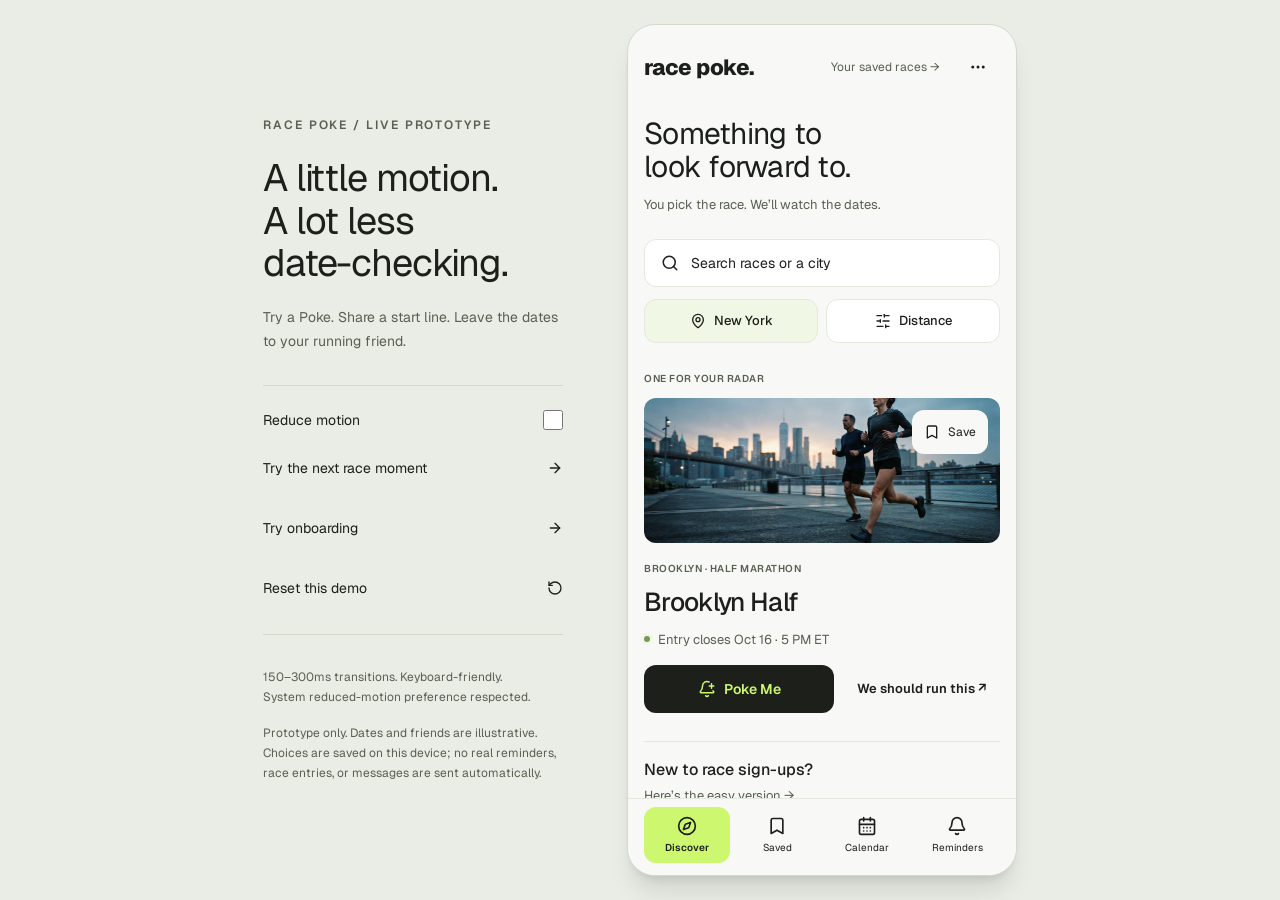
<file: index.html>
<!doctype html>
<meta http-equiv="refresh" content="0; url=prototype/">
<meta name="viewport" content="width=device-width, initial-scale=1">
<title>Race Poke</title>
<p>Opening <a href="prototype/">Race Poke</a>…</p>
</file>
<file: prototype/style.css>
:root { color-scheme: light; --fast: 160ms; --normal: 220ms; --sheet: 260ms; --ease: cubic-bezier(.22,1,.36,1); }
* { -webkit-tap-highlight-color: transparent; box-sizing: border-box; }
button, a, input, summary { touch-action: manipulation; }
button:not(:disabled), a, summary { cursor: pointer; }
button:disabled { cursor: not-allowed; }
button, a, summary { transition: background-color var(--fast) ease, color var(--fast) ease, border-color var(--fast) ease, transform var(--fast) var(--ease), opacity var(--fast) ease; }
button:focus-visible, a:focus-visible, input:focus-visible, summary:focus-visible, [tabindex="0"]:focus-visible { outline: 2px solid #557431; outline-offset: 4px; }
button:active:not(:disabled), .tactile:active { transform: scale(.98); }
#phone { height: min(880px, calc(100dvh - 48px)); min-height: 580px; }
#screen { scrollbar-width: none; }
#screen::-webkit-scrollbar { display: none; }
#view { opacity: 1; transform: translateY(0); transition: opacity 140ms ease, transform 180ms var(--ease); }
#view.leaving { opacity: 0; transform: translateY(-4px); }
#view.arriving { animation: arrive 180ms var(--ease) both; }
@keyframes arrive { from { opacity: 0; transform: translateY(5px); } to { opacity: 1; transform: translateY(0); } }
#overlay[hidden], #toast[hidden] { display: none; }
#overlay { pointer-events: auto; }
#scrim { opacity: 0; transition: opacity var(--sheet) ease; }
#sheet { transform: translateY(100%); transition: transform var(--sheet) var(--ease); }
#sheet:focus { outline: none; }
#overlay.open #scrim { opacity: 1; }
#overlay.open #sheet { transform: translateY(0); }
#sheet.switch-content { animation: arrive 180ms var(--ease); }
#toast { opacity: 0; transform: translateY(8px); transition: opacity 180ms ease, transform 220ms var(--ease); }
#toast.visible { opacity: 1; transform: translateY(0); }
.reveal { opacity: 0; transform: translateY(5px); transition: opacity 220ms ease, transform 220ms var(--ease); }
.reveal.in-view { opacity: 1; transform: translateY(0); }
.race-row:hover { background: #EEF1EA; }
.race-row:focus-visible { outline-offset: -2px; }
.poke-button { transition: background-color 200ms ease, color 200ms ease, transform 160ms var(--ease); }
.poke-button.just-poked { animation: settle 220ms var(--ease); }
@keyframes settle { from { transform: scale(.98); } to { transform: scale(1); } }
.just-poked .check-mark polyline, .just-poked .check-mark path { stroke-dasharray: 30; stroke-dashoffset: 30; animation: draw-check 220ms ease forwards; }
@keyframes draw-check { to { stroke-dashoffset: 0; } }
.timeline-track { transform-origin: left; animation: track-in 240ms var(--ease) both; }
@keyframes track-in { from { transform: scaleX(.85); opacity: .35; } to { transform: scaleX(1); opacity: 1; } }
.current-dot { box-shadow: 0 0 0 3px #F0F7E5; animation: dot-arrive 220ms ease both; }
@keyframes dot-arrive { from { box-shadow: 0 0 0 0 #F0F7E5; } to { box-shadow: 0 0 0 3px #F0F7E5; } }
.tab-indicator { transition: transform 200ms var(--ease); }
.moment-change { animation: arrive 220ms var(--ease); }
.choice { transition: background-color 160ms ease, border-color 160ms ease; }
.choice:has(input:checked) { background-color: #F0F7E5; border-color: #9AAF83; }
.choice input { accent-color: #1D1F1B; }
#drag-handle { touch-action: none; }
.demo-link:hover { color: #476B27; }
summary { list-style: none; }
summary::-webkit-details-marker { display: none; }
details[open] .accordion-content { animation: arrive 180ms ease; }
details[open] .chevron { transform: rotate(180deg); }
.chevron { transition: transform 180ms ease; }
@media (max-width: 700px) { #phone { max-width: 440px; height: 100dvh; min-height: 0; } .demo-stage { min-height: 100dvh; align-items: start; background: #F8F9F6; } }
@media (prefers-reduced-motion: reduce) { *, *::before, *::after { animation-duration: .01ms !important; animation-delay: 0ms !important; transition-duration: .01ms !important; scroll-behavior: auto !important; } .reveal { opacity: 1; transform: none; } #view.leaving { transform: none; } }
html[data-motion="reduce"] *, html[data-motion="reduce"] *::before, html[data-motion="reduce"] *::after { animation-duration: .01ms !important; animation-delay: 0ms !important; transition-duration: .01ms !important; scroll-behavior: auto !important; }
html[data-motion="reduce"] .reveal { opacity: 1; transform: none; }
</file>
